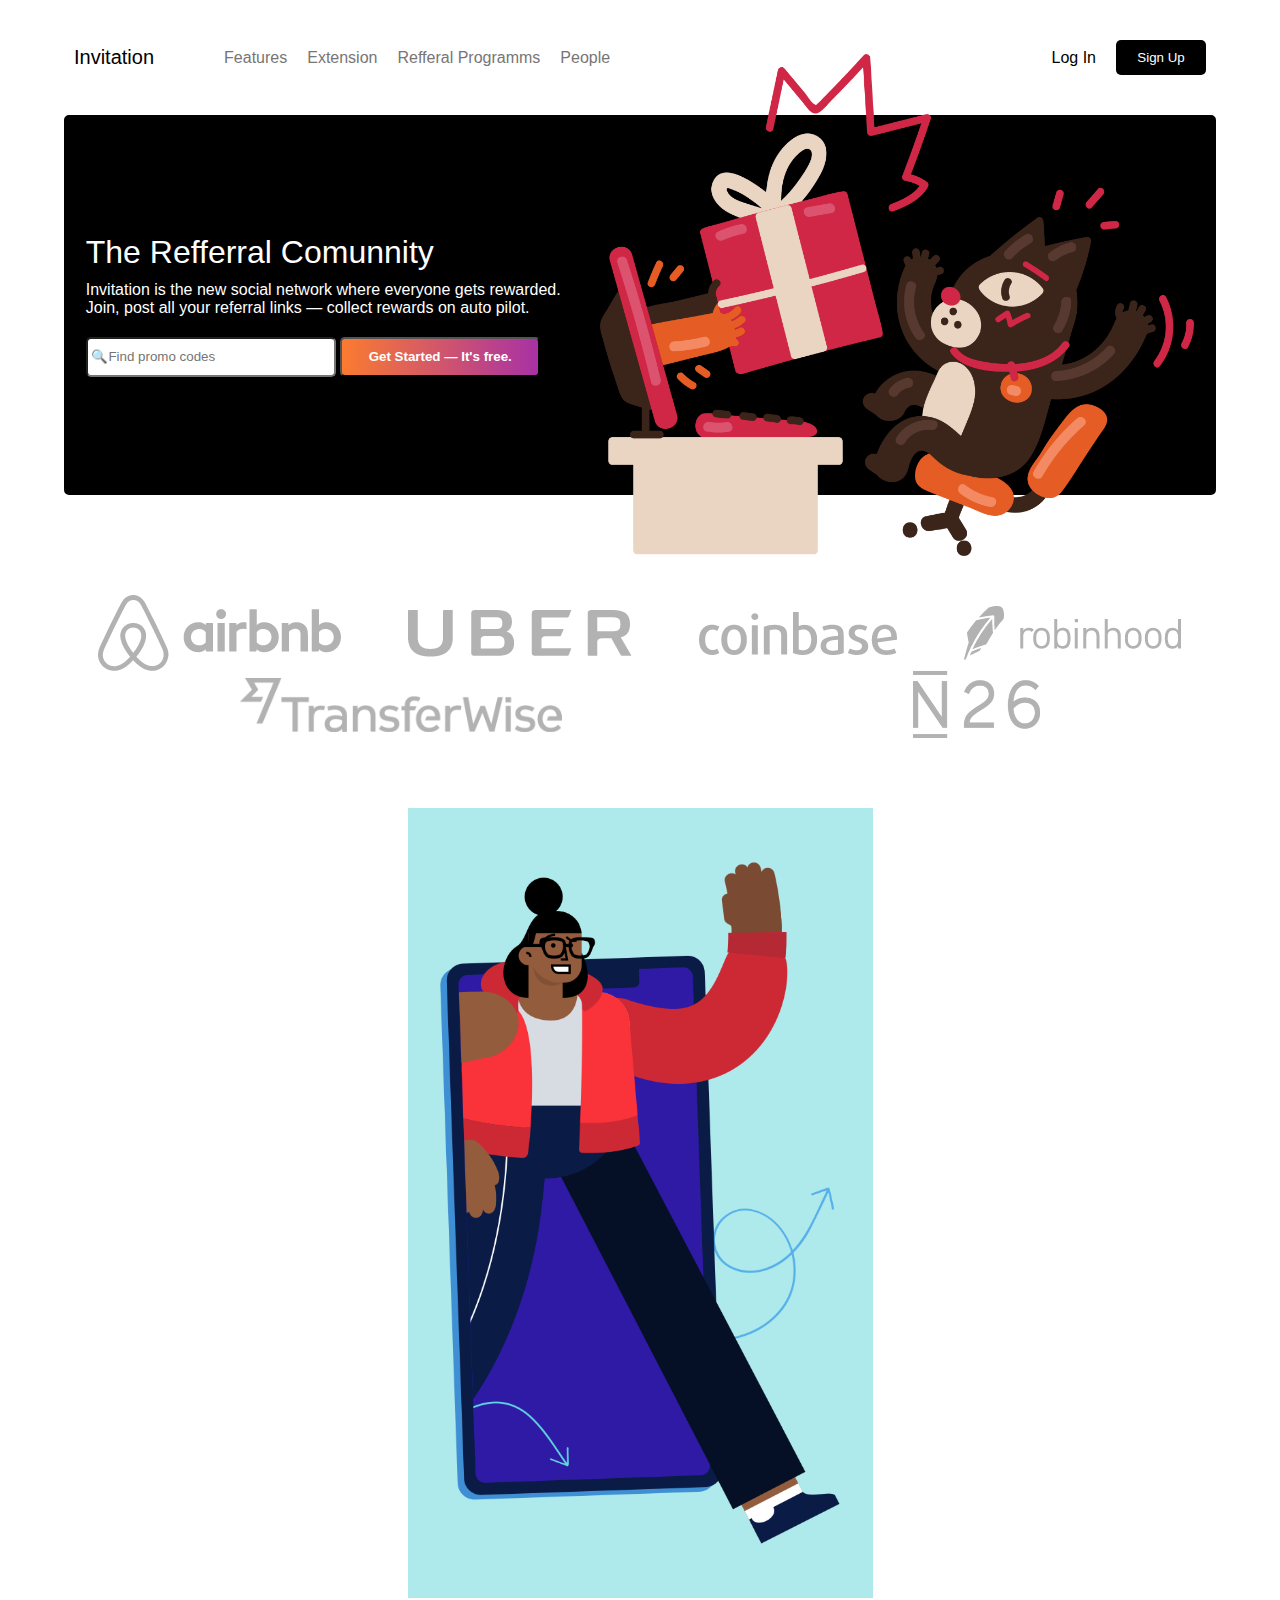
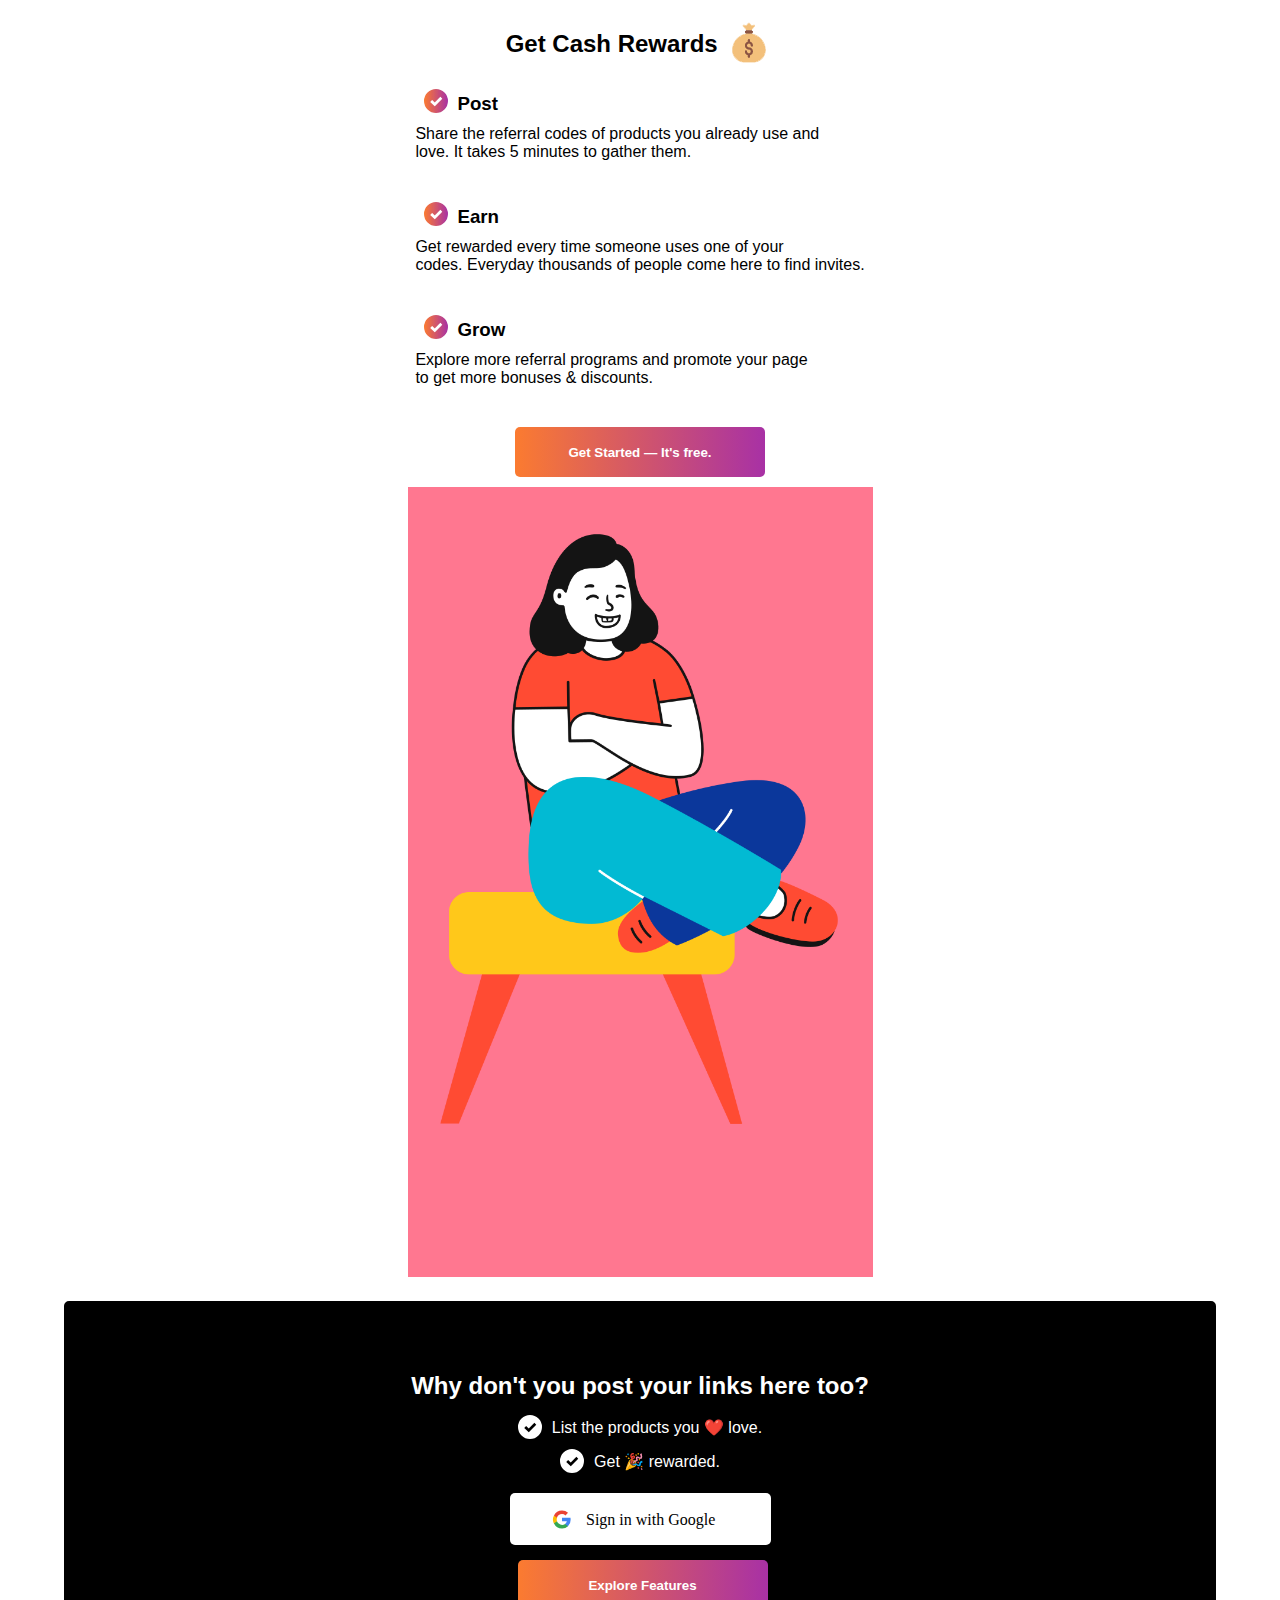
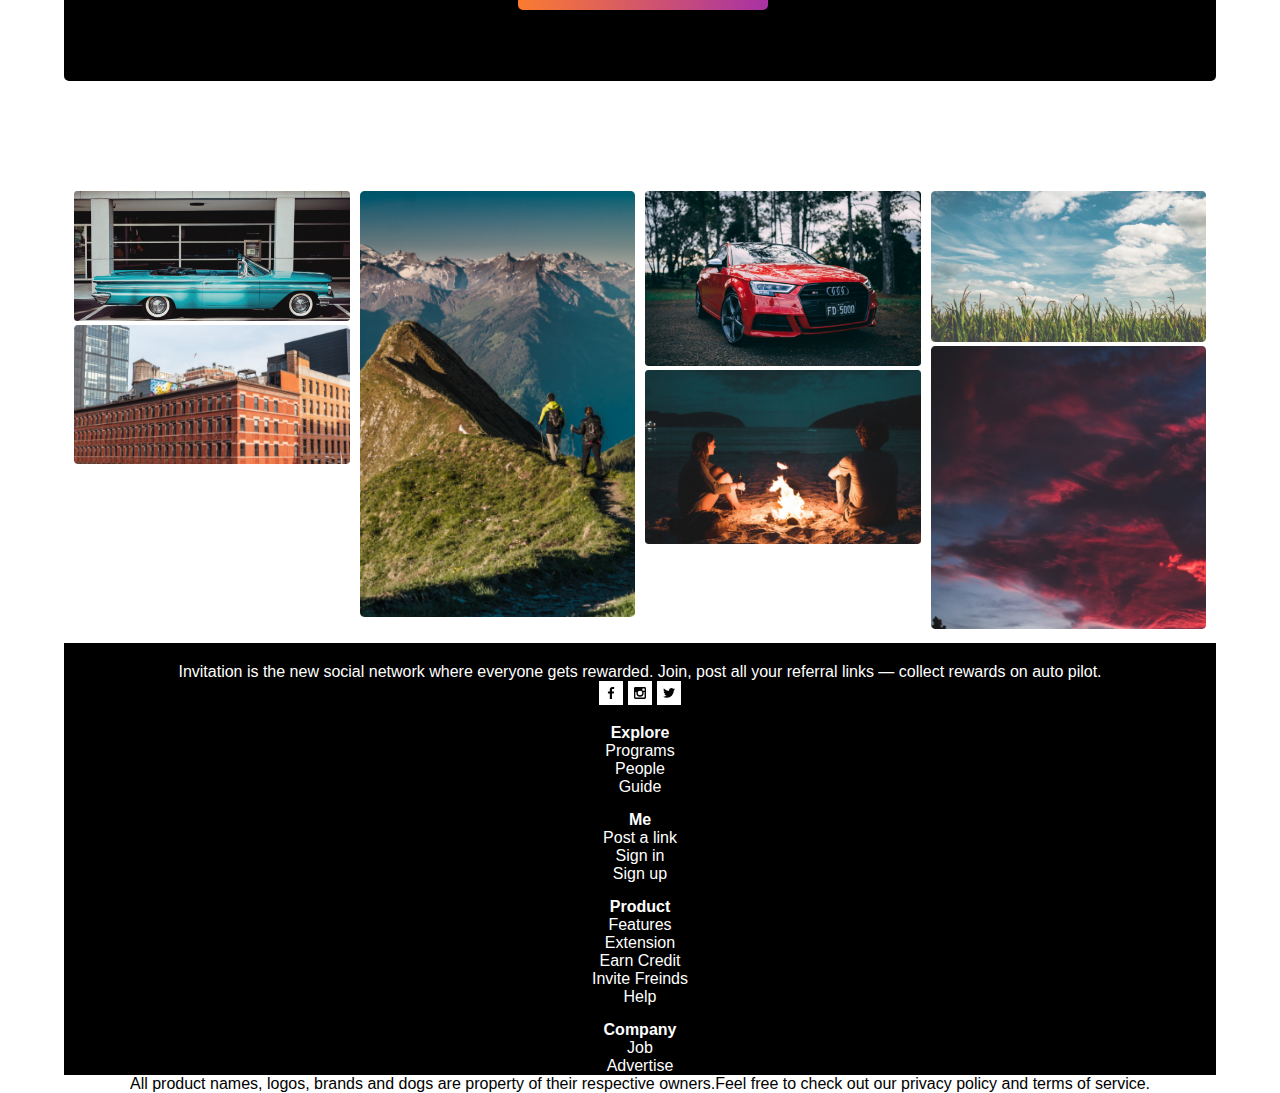
<file: index.html>
<!DOCTYPE html>
<html lang="en">
  <head>
    <meta charset="UTF-8" />
    <meta http-equiv="X-UA-Compatible" content="IE=edge" />
    <meta name="viewport" content="width=device-width, initial-scale=1.0" />
    <link rel="stylesheet" href="./css/style.css" />
    <title>Invitation</title>
  </head>
  <body>
    <div class="container">
      <header>
        <nav>
          <ul>
            <li class="home"><a href="#">Invitation</a></li>
            <li class="nav-bar"><a href="#">Features</a></li>
            <li class="nav-bar"><a href="#">Extension</a></li>
            <li class="nav-bar"><a href="#">Refferal Programms</a></li>
            <li class="nav-bar"><a href="#">People</a></li>
          </ul>
          <ul>
            <li class="log-sign"><a href="Sign ( up-in )/login.html">Log In</a></li>
            <li class="log-sign">
              <a href="./Sign ( up-in )/Signup.html"><button>Sign Up</button></a>
            </li>
          </ul>
        </nav>
      </header>
      <section class="hero-section">
        <div class="lefth">
          <h1>The Refferral Comunnity</h1>
          <p>
            Invitation is the new social network where everyone gets rewarded.
            <br />
            Join, post all your referral links — collect rewards on auto pilot.
          </p>
          <input type="search" placeholder=" 🔍Find promo codes" />
          <button>Get Started — It's free.</button>
        </div>
        <div class="righth">
          <img src="./images-icons/hero-image.png" alt="hero-image" />
        </div>
      </section>
      <section class="companys">
        <img src="./images-icons/company-1.png" alt="airbnb" />
        <img src="./images-icons/company-2.png" alt="uber" />
        <img src="./images-icons/company-3.png" alt="coinbase" />
        <img src="./images-icons/company-4.png" alt="robinhood" />
        <img src="./images-icons/company-5.png" alt="TransferWise" />
        <img src="./images-icons/company-6.png" alt="N26" />
      </section>
      <section class="first">
        <div class="lefti">
          <img
            src="./images-icons/left-illustration.png"
            alt="left-illustration"
          />
        </div>
        <div class="middle-texts">
          <h2 class="title">
            Get Cash Rewards
            <img src="./images-icons/Cash_icone.png" class="icons" alt="cash-icon" />
          </h2>
          <h3>
            <img src="./images-icons/icon-ver.svg" class="icon" alt="icon-ver" />Post
          </h3 class="min-title">
          <p class="par">
            Share the referral codes of products you already use and <br> love. It
            takes 5 minutes to gather them.
          </p>
          <h3>
            <img src="./images-icons/icon-ver.svg" class="icon1" alt="icon-ver" />Earn
          </h3>
          <p class="par">
            Get rewarded every time someone uses one of your <br> codes. Everyday
            thousands of people come here to find invites.
          </p>
          <h3>
            <img src="./images-icons/icon-ver.svg" class="icon1" alt="icon-ver" />Grow
          </h3>
          <p class="par">
            Explore more referral programs and promote your page <br> to get more
            bonuses & discounts.
          </p>
          <button class="buttonf">Get Started — It's free.</button>
        </div>
        <div class="righti">
          <img src="./images-icons/right-illustration.png" alt="right-illustration">
        </div>
      </section>
      <section class="seconde">
        <div class="lefts">
          <h1>Why don't you post your links here too?</h1>
          <p class="par1"><img src="./images-icons/icon-ver1.svg" class="ver1" alt="icon">List the products you ❤️ love.</p>
          <p class="par1"><img src="./images-icons/icon-ver1.svg" class="ver1" alt="icon">Get 🎉 rewarded.</p>
          <div class="icon-button">
            <img src="./images-icons/icon-google.svg" class="google-icon" alt="google">
            <button class="buttons">Explore Features</button>
          </div>
        </div>
        <div class="rights">
          <img src="./images-icons/signup-image.png" alt="signup-image">
        </div>
      </section>
      <section class="Third">
        <div class="row">
          <div class="column">
            <img src="./images-icons/footer-1.png" alt="footer-1">
            <img src="./images-icons/footer-5.png" alt="footer-5">
          </div>
          <div class="column">
              <img src="./images-icons/footer-3.png" alt="footer-3">
          </div>
          <div class="column">
              <img src="./images-icons/footer-2.png"   alt="footer-2">
              <img src="./images-icons/footer-4.png" alt="footer-4">
          </div>
          <div class="column">
              <img src="./images-icons/footer-7.png" alt="footer-7">
              <img src="./images-icons/footer-6.png" alt="footer-6">
          </div>
      </div>
      </section>
      <footer>
        <div class="para2">
          <p class="para3">
            Invitation is the new social network where everyone gets rewarded. Join, post all your referral links — collect rewards on auto pilot.
          </p>
          <img src="./images-icons/facebook-icon.svg" alt="facebook-icon">
          <img src="./images-icons/instagram-icon.svg" alt="instagram-icon">
          <img src="./images-icons/twitter-icon.svg" alt="twitter-icon">
        </div>
        <ul>
          <li class="bold"><a href="#">Explore</a></li>
          <li><a href="#">Programs</a></li>
          <li><a href="#">People</a></li>
          <li><a href="#">Guide</a></li>
        </ul>
        <ul>
          <li class="bold"><a href="#">Me</a></li>
          <li><a href="#">Post a link</a></li>
          <li><a href="Sign ( up-in )/login.html">Sign in</a></li>
          <li><a href="./Sign ( up-in )/Signup.html">Sign up</a></li>
        </ul>
        <ul>
          <li class="bold"><a href="#">Product</a></li>
          <li><a href="#">Features</a></li>
          <li><a href="#">Extension</a></li>
          <li><a href="#">Earn Credit</a></li>
          <li><a href="#">Invite Freinds</a></li>
          <li><a href="#">Help</a></li>
        </ul>
        <ul>
          <li class="bold"><a href="#">Company</a></li>
          <li><a href="#">Job</a></li>
          <li><a href="#">Advertise</a></li>
        </ul>
      </footer>
      <p class="last-one">All product names, logos, brands and dogs are property of their respective owners.Feel free to check out our privacy policy and terms of service.</p>
    </div>
  </body>
</html>
</file>
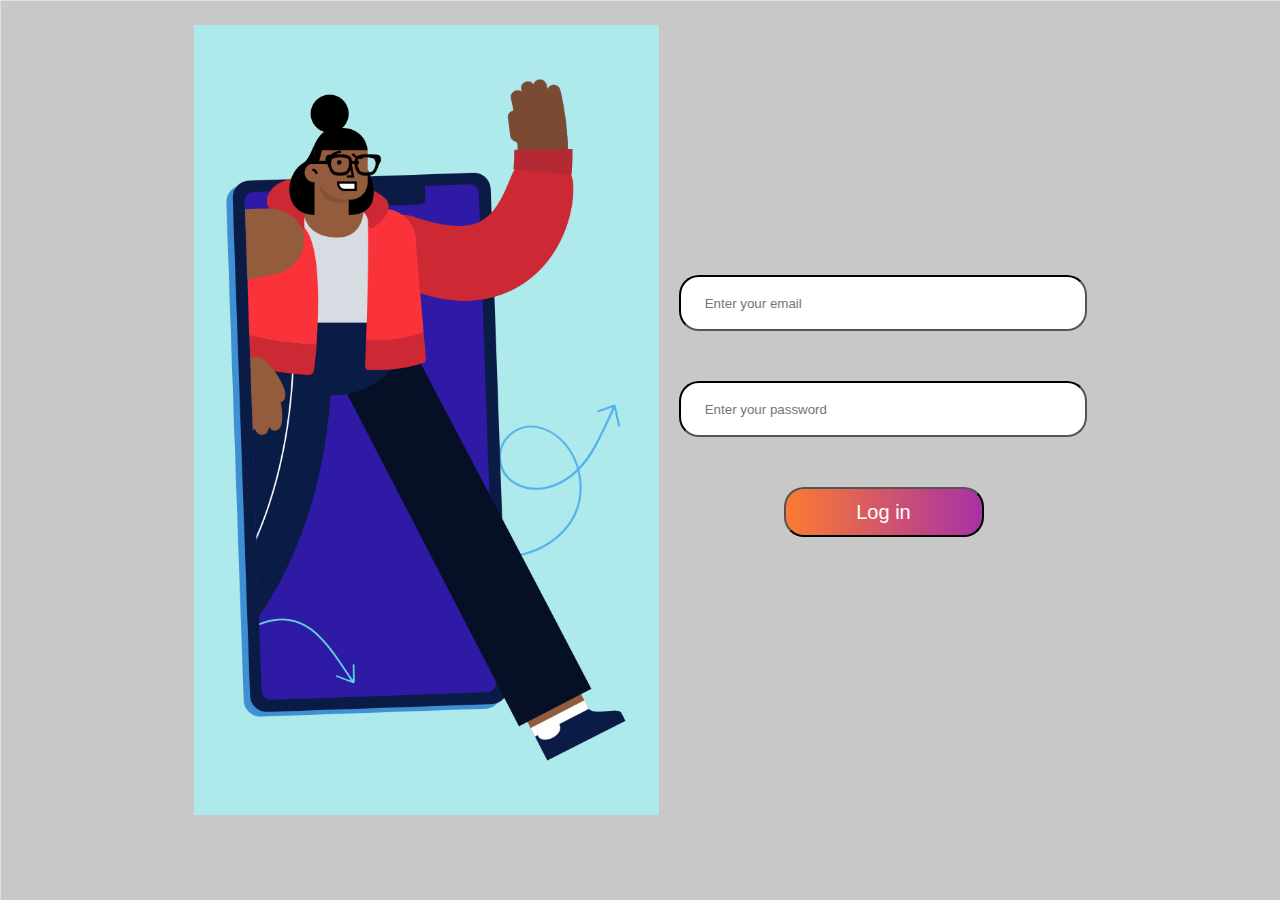
<file: Log in/login.html>
<!DOCTYPE html>
<html lang="en">
<head>
    <meta charset="UTF-8">
    <meta http-equiv="X-UA-Compatible" content="IE=edge">
    <meta name="viewport" content="width=device-width, initial-scale=1.0">
    <link rel="stylesheet" href="./login.css">
    <title>Log in</title>
</head>
<body>
    <div class="container">
        <div class="image">
            <img src="./left-illustration.png" alt="log-in">
        </div>
        <div inp-btn>
            <div>
                <input type="email" class="input1" placeholder="      Enter your email">
            </div>
            <div>
                <input type="password" class="input2" placeholder="      Enter your password">
            </div>
            <div>
                <button>Log in</button>
            </div>

        </div>
    </div>
</body>
</html>
</file>
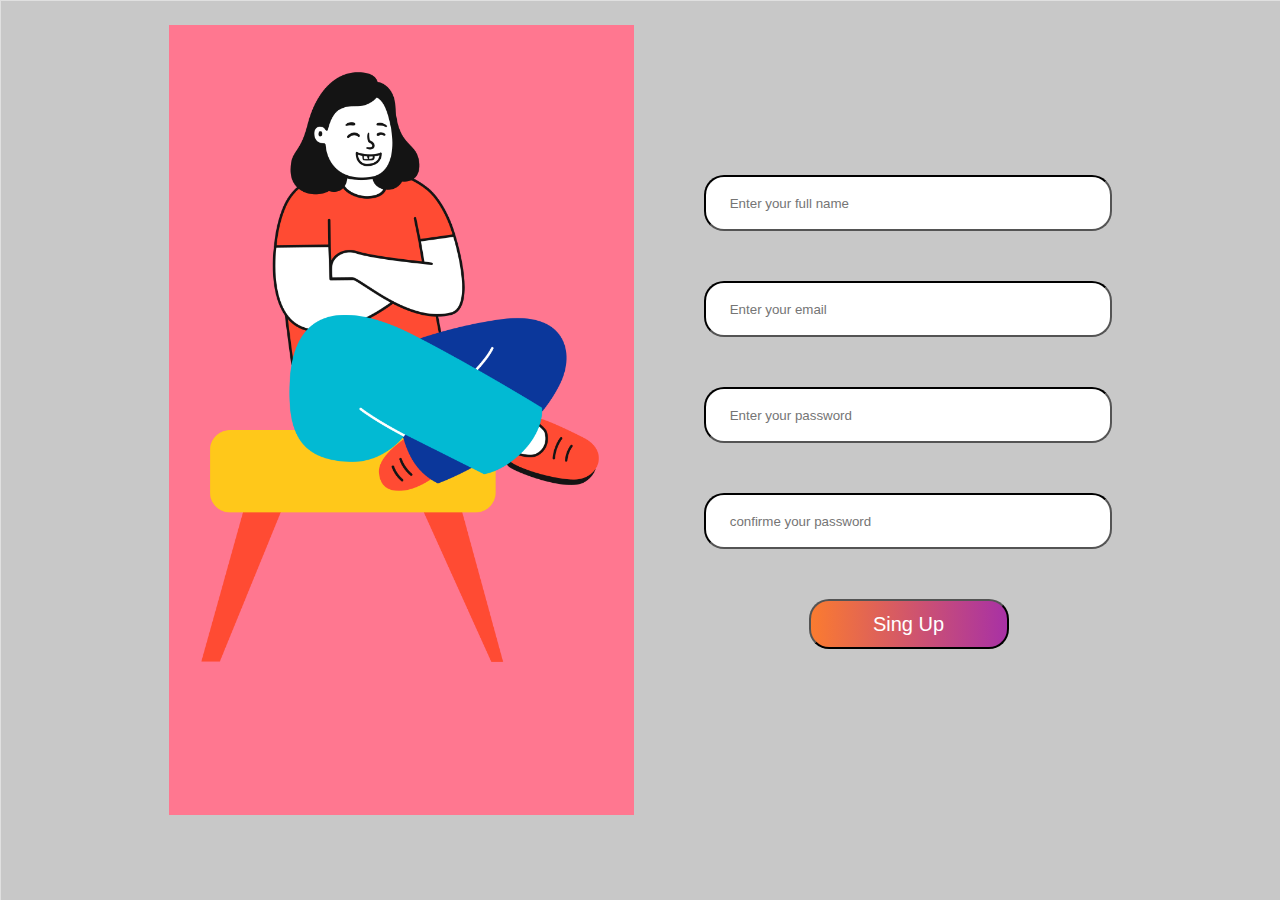
<file: Sign ( up-in )/Signup.html>
<!DOCTYPE html>
<html lang="en">
<head>
    <meta charset="UTF-8">
    <meta http-equiv="X-UA-Compatible" content="IE=edge">
    <meta name="viewport" content="width=device-width, initial-scale=1.0">
    <link rel="stylesheet" href="./Signup.css">
    <title>Sign up</title>
</head>
<body>
    <div class="container">
        <div class="image">
            <img src="./right-illustration.png" alt="sign-up">
        </div>
        <div class="inp-btn">
            <div>
                <input type="name" class="input1" placeholder="      Enter your full name">
            </div>
            <div>
                <input type="email" class="input2" placeholder="      Enter your email">
            </div>
            <div>
                <input type="password" class="input3" placeholder="      Enter your password"> 
            </div>
                <input type="password" class="input4" placeholder="      confirme your password"> <br>
                <button>Sing Up</button>
            </div>
        </div>
    </div>
</body>
</html>
</file>
<file: css/style.css>
* {
  margin: 0px;
  padding: 0px;
  list-style: none;
  text-decoration: none;
  box-sizing: border-box;
  font-family: "Poppins", sans-serif;
}
@import url("https://fonts.googleapis.com/css2?family=Murecho:wght@100;400;500&family=Poppins:ital,wght@0,200;0,300;1,200&family=Roboto:wght@300&family=Rubik:ital@0;1&display=swap");
.container {
  width: 90%;
  margin: 40px auto 0px auto;
}
nav {
  display: flex;
  align-items: center;
  justify-content: space-between;
}
nav ul {
  display: flex;
  align-items: center;
}
nav ul li {
  padding: 0 10px;
}
.home {
  font-weight: lighter;
  font-size: 20px;
  margin-right: 50px;
}
.home a,
.log-sign a {
  color: black;
}
.nav-bar a {
  color: rgb(119, 117, 117);
}
.log-sign button {
  width: 90px;
  height: 35px;
  background-color: #000;
  color: #fff;
  border: none;
  border-radius: 5px;
  cursor: pointer;
}
.hero-section {
  margin-top: 40px;
  border: black solid 2px;
  background-color: black;
  border-radius: 5px;
  height: 380px;
  color: white;
  display: flex;
  align-items: center;
  justify-content: space-around;
}
.hero-section .lefth h1 {
  font-weight: lighter;
}
.hero-section .lefth p {
  padding-top: 10px;
}
.hero-section .lefth input {
  margin-top: 20px;
  height: 40px;
  width: 250px;
  border-radius: 5px;
  border-color: none;
}
.hero-section .lefth button {
  height: 40px;
  width: 200px;
  border-radius: 5px;
  border-color: black;
  color: white;
  cursor: pointer;
  font-weight: bold;
  background: linear-gradient(0.25turn, #fb7b30, #a831a5);
}
.righth {
  position: relative;
  display: inline;
}
.righth img {
  float: right;
  max-width: fit-content;
}
.companys {
  margin-top: 100px;
  display: flex;
  align-items: center;
  justify-content: space-around;
  flex-wrap: wrap;
}
.first {
  margin-top: 70px;
  display: flex;
  align-items: flex-start;
  justify-content: space-between;
  flex-wrap: wrap;
}
.lefti,
.righti,
.midlle-texts {
  flex-shrink: 1;
}
.icon {
  position: relative;
  top: 15px;
  padding-left: 50px;
  margin-top: 50px;
}
.icons {
  width: 100px;
  position: relative;
  top: 15px;
}
.par {
  padding-top: 10px;
  padding-left: 60px;
}
.title {
  text-align: center;
  font-size: 4em;
}
.icon1 {
  position: relative;
  top: 15px;
  padding-left: 50px;
  padding-top: 20px;
}
.buttonf {
  display: block;
  margin: 40px auto 10px auto;
  height: 50px;
  width: 250px;
  border-radius: 5px;
  border: none;
  border-color: #fff;
  color: white;
  cursor: pointer;
  font-weight: bold;
  background: linear-gradient(0.25turn, #fb7b30, #a831a5);
}
.seconde {
  margin-top: 150px;
  border: black solid 2px;
  background-color: black;
  border-radius: 5px;
  height: 380px;
  color: white;
  display: flex;
  align-items: center;
  justify-content: space-around;
}
.seconde .lefts {
  margin-left: 70px;
}
.seconde .lefts h1 {
  font-weight: bold;
  font-size: 3em;
}
.seconde .lefts .par1 {
  display: flex;
  align-items: center;
}
.seconde .lefts .ver1 {
  padding: 5px 10px 5px 0px;
}
.google-icon {
  padding-top: 15px;
}
.icon-button {
  display: flex;
  align-items: center;
}
.buttons {
  margin: 15px 0px 0px 5px;
  height: 50px;
  width: 250px;
  border-radius: 5px;
  border: none;
  border-color: #fff;
  color: white;
  cursor: pointer;
  font-weight: bold;
  background: linear-gradient(0.25turn, #fb7b30, #a831a5);
}
.Third {
  margin-top: 100px;
}
.row {
  display: flex;
  flex-wrap: wrap;
  padding: 5px;
}
.column {
  flex: 25%;
  padding: 5px;
}
.column img {
  width: 100%;
}
footer{
  display: flex;
  align-items: flex-start;
  justify-content: space-around;
  background-color: #000;
  padding-top: 20px;
}
footer a{
  color: #fff;
}
.bold{
  padding-bottom: 10px;
  font-weight: bolder;
}
.lists ul li{
  padding: 0px 10px;
  font-weight: lighter;
}
.para3{
  color: #fff;
  width: 43%;
}
.last-one{
  text-align: center;
}
@media (max-width: 811px) {
  nav,
  nav ul {
    flex-direction: column;
  }
  .home {
    margin-right: 0px;
  }
  nav ul li {
    padding: 10px 0px;
  }
}
@media (max-width: 1192px) {
  .righth {
    display: none;
  }
  .hero-section {
    align-items: center;
    justify-content: center;
  }
}
@media (max-width: 453px) {
  .hero-section {
    display: inline-block;
    text-align: center;
    position: relative;
  }
  .hero-section .lefth {
    position: relative;
    top: 50%;
    transform: translateY(-50%);
  }
  .lefth button {
    margin: 10px 0px 0px 0px;
  }
  .companys {
    margin-top: 20px;
  }
  .companys img {
    flex-direction: column;
    padding: 10px 0px 10px 0px;
  }
}
@media (max-width: 1306px) {
  .first {
    flex-direction: column;
    justify-content: center;
    align-items: center;
  }
  .title {
    font-size: 1.5em;
  }
  .icons {
    width: 50px;
    position: relative;
    top: 15px;
  }
  .icon {
    margin-top: 10px;
  }
  .icon1,
  .icon,
  .par {
    padding-left: 0px;
  }
}
@media (max-width: 527px) {
  .lefti img,
  .righti img {
    width: 300px;
  }
}
@media (max-width: 1420px) {
  .seconde {
    margin-top: 20px;
  }
  .rights {
    display: none;
  }
  .seconde .lefts {
    margin-left: 0px;
  }
  .seconde .lefts h1 {
    text-align: center;
    font-size: 1.5em;
    padding-bottom: 10px;
  }
  .lefts .par1 {
    justify-content: center;
  }
  .icon-button {
    flex-direction: column;
  }
}
@media (max-width: 800px) {
  .column {
    flex: 50%;
  }
}
@media (max-width: 600px) {
  .column {
    flex: 100%;
  }
}
@media (max-width: 1576px) {
  footer{
    flex-direction: column;
    align-items: center;
    text-align: center;
  }
  .para3{
    width: 100%;
    text-align: center;
  }
  .bold{
    padding-top: 15px;
    padding-bottom: 0px;
  }
}
</file>
<file: Log in/login.css>
*{
    margin: 0px;
    font-family: 'Poppin', sans-serif;
}@import url('https://fonts.googleapis.com/css2?family=Murecho:wght@100;400;500&family=Poppins:ital,wght@0,200;0,300;1,200&family=Roboto:wght@300&family=Rubik:ital@0;1&display=swap');
body{
    background-image: url('./Sign\ in\ -\ up\ Background.png');
}
.container{
    margin: 25px 0px 0px 0px;
    display: flex;
    align-items: flex-start;
    justify-content: center;
}
.input1{
    margin: 250px 0px 0px 20px;
    width: 400px;
    height: 50px;
    border-radius: 20px;
    border-color: black;
}
.input2{
    margin: 50px 0px 0px 20px;
    width: 400px;
    height: 50px;
    border-radius: 20px;
    border-color: black;
}
button{
    margin: 50px 0px 0px 125px;
    width: 200px;
    height: 50px;
    border-radius: 20px;
    border-color: black;
    background: linear-gradient(0.25turn, #FB7B30,  #A831A5);
    color: white;
    font-size: 20px;
}
@media (max-width: 800px) {
    .image{
        display: none;
    }
}
@media (max-width: 400px) {
    .input1, .input2{
        width: 300px;
    }
    button{
        margin-left: 70px;
    }
}
</file>
<file: Sign ( up-in )/Signup.css>
*{
    margin: 0px;
    font-family: 'Poppin', sans-serif;
}@import url('https://fonts.googleapis.com/css2?family=Murecho:wght@100;400;500&family=Poppins:ital,wght@0,200;0,300;1,200&family=Roboto:wght@300&family=Rubik:ital@0;1&display=swap');
body{
    background-image: url('./Sign\ in\ -\ up\ Background.png');
}
.container{
    margin: 25px 0px 0px 0px;
    display: flex;
    align-items: flex-start;
    justify-content: center;
}
.input1{
    margin: 150px 0px 0px 70px;
    width: 400px;
    height: 50px;
    border-radius: 20px;
    border-color: black;
}
.input2{
    margin: 50px 0px 0px 70px;
    width: 400px;
    height: 50px;
    border-radius: 20px;
    border-color: black;
}
.input3{
    margin: 50px 0px 0px 70px;
    width: 400px;
    height: 50px;
    border-radius: 20px;
    border-color: black;
}
.input4{
    margin: 50px 0px 0px 70px;
    width: 400px;
    height: 50px;
    border-radius: 20px;
    border-color: black;
}
button{
    margin: 50px 0px 0px 175px;
    width: 200px;
    height: 50px;
    border-radius: 20px;
    border-color: black;
    background: linear-gradient(0.25turn, #FB7B30,  #A831A5);
    color: white;
    font-size: 20px;
}
@media (max-width: 800px) {
    .image{
        display: none;
    }
    .input1, .input2, .input3, .input4{
        width: 300px;
        margin-left: 5px;
        justify-self: center;
    }
    button{
        margin-left: 50px;
        justify-self: center;
    }
}
</file>
